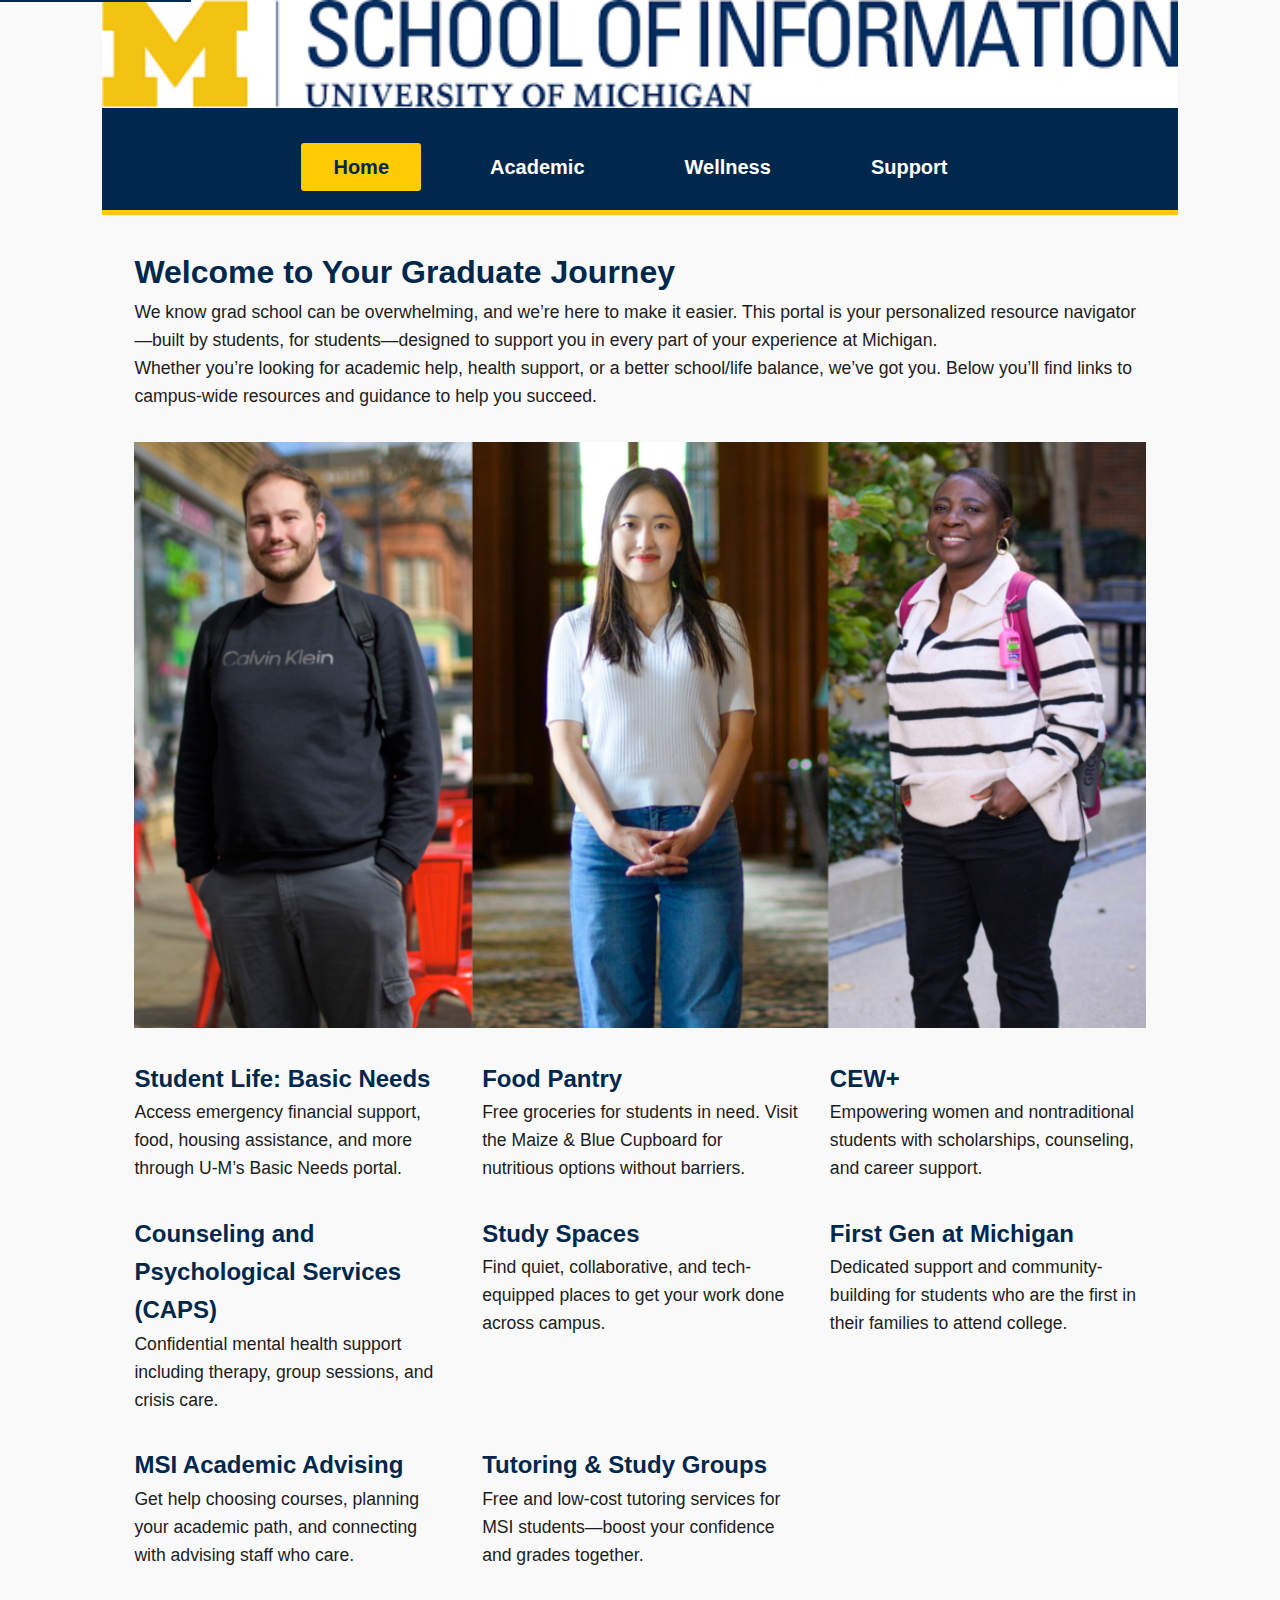
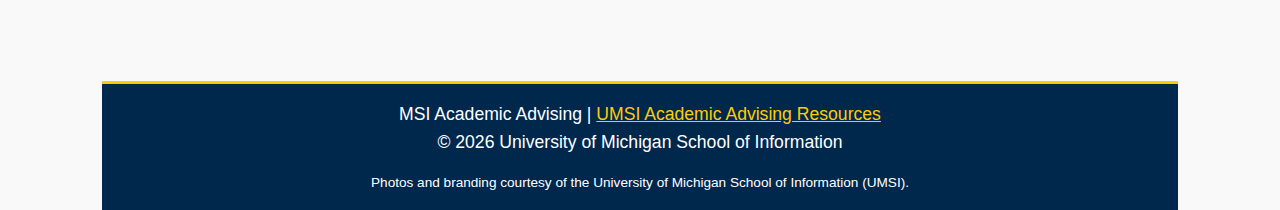
<file: index.html>
<!DOCTYPE html>
<html lang="en">
<head>
  <meta charset="UTF-8">
  <meta name="viewport" content="width=device-width, initial-scale=1.0">
  <title>Student Success Portal</title>
  <link rel="stylesheet" href="css/html5reset.css">
  <link rel="stylesheet" href="css/style.css">
</head>
<body>

  <a class="skip" href="#main">Skip to Main Content</a>

  <header>
    <img src="images/UMSI_signature_vertical_informal_solidblue.jpg" alt="UMSI Logo" />
    <nav>
      <ul class="nav">
        <li><a href="index.html" aria-current="page" class="active">Home</a></li>
        <li><a href="page_1.html">Academic</a></li>
        <li><a href="page_2.html">Wellness</a></li>
        <li><a href="page_3.html">Support</a></li>
      </ul>
    </nav>
  </header>

  <main id="main">
    <section>
      <h1>Welcome to Your Graduate Journey</h1>
      <p>We know grad school can be overwhelming, and we’re here to make it easier. This portal is your personalized resource navigator—built by students, for students—designed to support you in every part of your experience at Michigan.</p>
      <p>Whether you’re looking for academic help, health support, or a better school/life balance, we’ve got you. Below you’ll find links to campus-wide resources and guidance to help you succeed.</p>
    </section>
    <img id="peeps" src="images/randompeeps.png" alt="UMSI Logo">    <section class="grid">
      <article>
        <h2><a href="https://basicneeds.studentlife.umich.edu/">Student Life: Basic Needs</a></h2>
        <p>Access emergency financial support, food, housing assistance, and more through U-M’s Basic Needs portal.</p>
      </article>
      <article>
        <h2><a href="https://mbc.studentlife.umich.edu/">Food Pantry</a></h2>
        <p>Free groceries for students in need. Visit the Maize & Blue Cupboard for nutritious options without barriers.</p>
      </article>
      <article>
        <h2><a href="https://www.cew.umich.edu/">CEW+</a></h2>
        <p>Empowering women and nontraditional students with scholarships, counseling, and career support.</p>
      </article>
      <article>
        <h2><a href="https://caps.umich.edu/">Counseling and Psychological Services (CAPS)</a></h2>
        <p>Confidential mental health support including therapy, group sessions, and crisis care.</p>
      </article>
      <article>
        <h2><a href="https://www.google.com/search?q=umich+study+spaces">Study Spaces</a></h2>
        <p>Find quiet, collaborative, and tech-equipped places to get your work done across campus.</p>
      </article>
      <article>
        <h2><a href="https://firstgen.umich.edu/">First Gen at Michigan</a></h2>
        <p>Dedicated support and community-building for students who are the first in their families to attend college.</p>
      </article>
      <article>
        <h2><a href="https://sites.google.com/umich.edu/msiacademicadvising/home">MSI Academic Advising</a></h2>
        <p>Get help choosing courses, planning your academic path, and connecting with advising staff who care.</p>
      </article>
      <article>
        <h2><a href="https://sites.google.com/umich.edu/umsitutoring/home">Tutoring & Study Groups</a></h2>
        <p>Free and low-cost tutoring services for MSI students—boost your confidence and grades together.</p>
      </article>
    </section>
  </main>

  <footer>
    <p>MSI Academic Advising | <a href="https://sites.google.com/umich.edu/msiacademicadvising/student-support-resources">UMSI Academic Advising Resources</a></p>
    <p>&copy; <span id="current-year"></span> University of Michigan School of Information</p>
    <p class="credits">Photos and branding courtesy of the University of Michigan School of Information (UMSI).</p>
    <script src="scripts.js"></script>
  </footer>
  

</body>
</html>
</file>
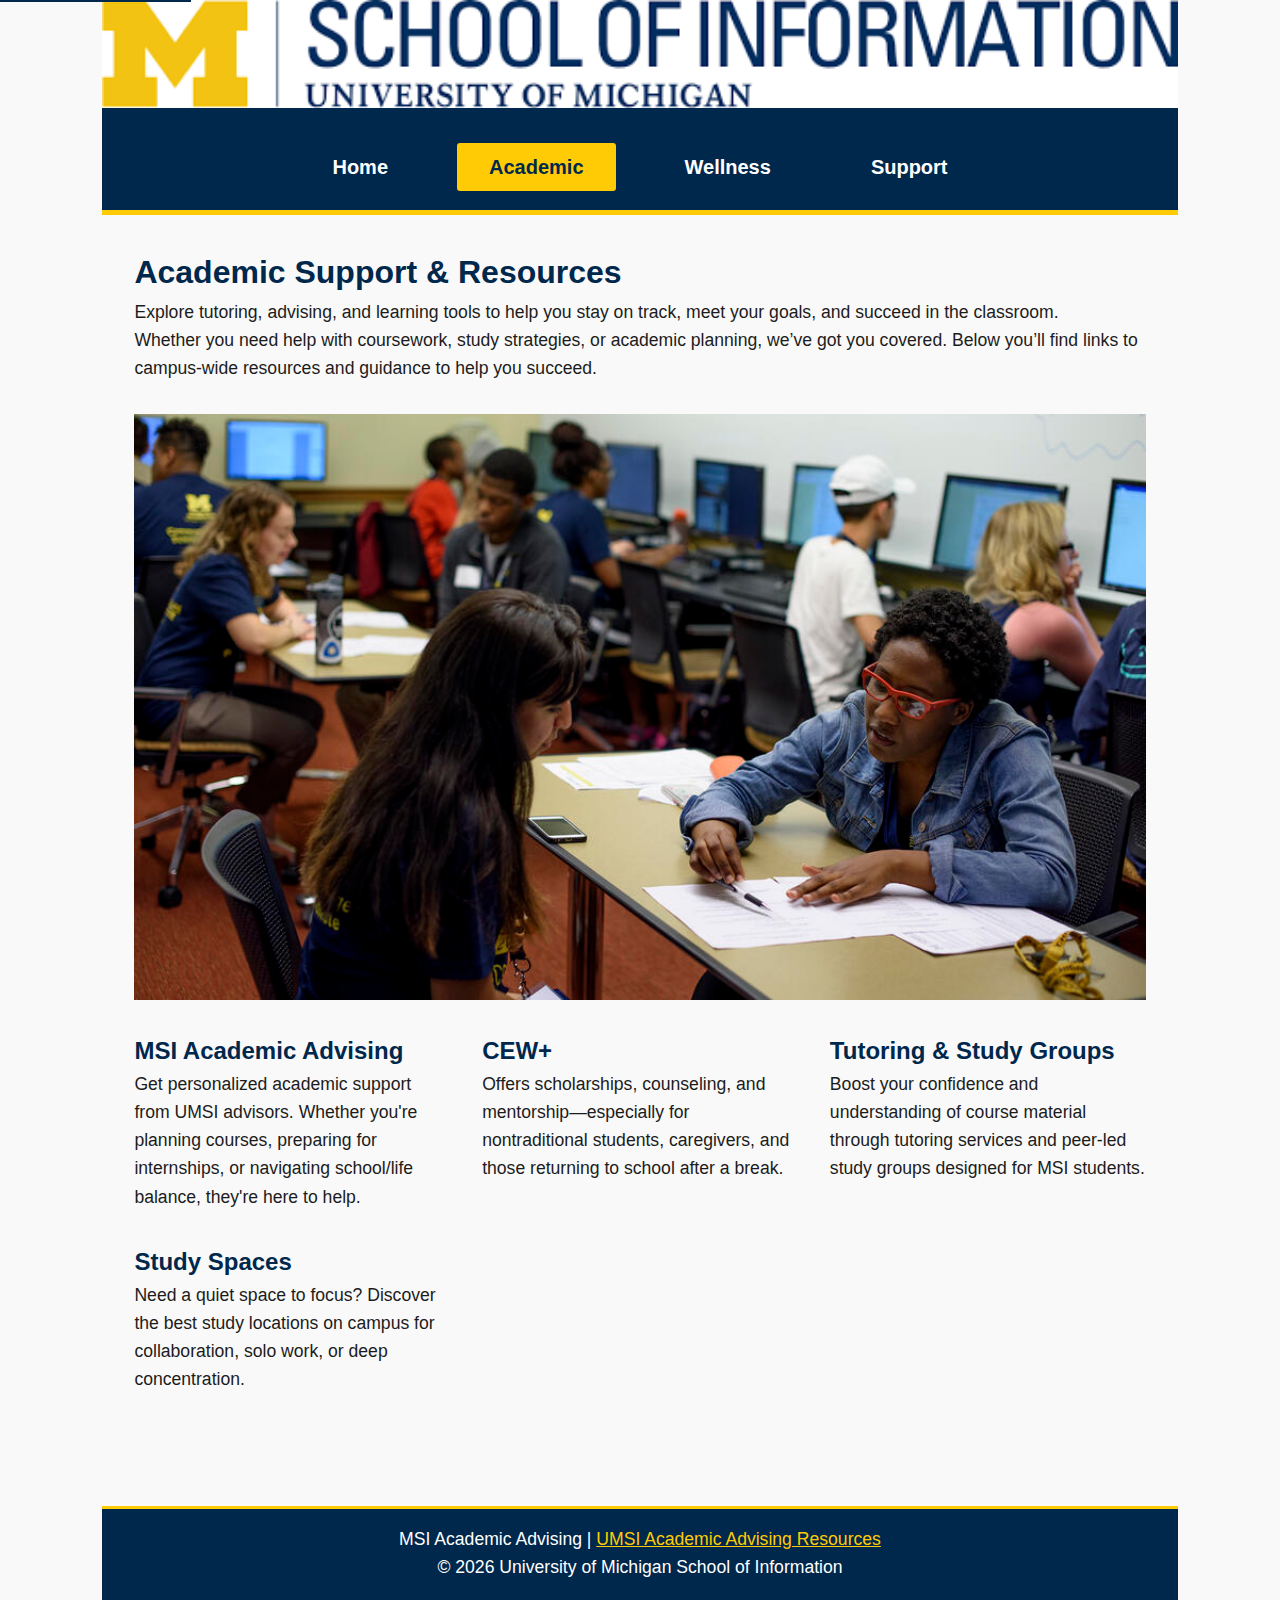
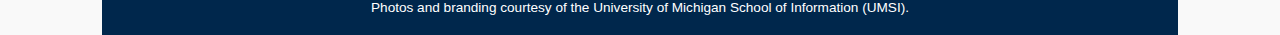
<file: page_1.html>
<!DOCTYPE html>
<html lang="en">

<head>
  <meta charset="UTF-8">
  <meta name="viewport" content="width=device-width, initial-scale=1.0">
  <title>Academic Resources</title>
  <link rel="stylesheet" href="css/html5reset.css">
  <link rel="stylesheet" href="css/style.css">
</head>

<body>
  <a class="skip" href="#main">Skip to Main Content</a>

  <header>
    <img src="images/UMSI_signature_vertical_informal_solidblue.jpg" alt="UMSI Logo">
    <nav>
      <ul class="nav">
        <li><a href="index.html">Home</a></li>
        <li><a href="page_1.html" aria-current="page" class="active">Academic</a></li>
        <li><a href="page_2.html">Wellness</a></li>
        <li><a href="page_3.html">Support</a></li>
      </ul>
    </nav>
    <!-- <h1>Academic Resources</h1> -->
  </header>


  <main id="main">
    <section>
      <h1>Academic Support & Resources</h1>
      <p>Explore tutoring, advising, and learning tools to help you stay on track, meet your goals, and succeed in the
        classroom.</p>
      <p>Whether you need help with coursework, study strategies, or academic planning, we’ve got you covered. Below
        you’ll find links to campus-wide resources and guidance to help you succeed.</p>
    </section>
    <img id="academic" src="images/academic.jpg" alt="image of academic advising center where advisor is helping brunette student with her work.">
    <section class="grid">
      <article>
        <h2><a href="https://sites.google.com/umich.edu/msiacademicadvising/home">MSI Academic Advising</a></h2>
        <p>Get personalized academic support from UMSI advisors. Whether you're planning courses, preparing for
          internships, or navigating school/life balance, they're here to help.</p>
      </article>

      <article>
        <h2><a href="https://www.cew.umich.edu/">CEW+</a></h2>
        <p>Offers scholarships, counseling, and mentorship—especially for nontraditional students, caregivers, and
          those returning to school after a break.</p>
      </article>

      <article>
        <h2><a href="https://sites.google.com/umich.edu/umsitutoring/home">Tutoring & Study Groups</a></h2>
        <p>Boost your confidence and understanding of course material through tutoring services and peer-led study
          groups designed for MSI students.</p>
      </article>

      <article>
        <h2><a href="https://www.google.com/search?q=umich+study+spaces">Study Spaces</a></h2>
        <p>Need a quiet space to focus? Discover the best study locations on campus for collaboration, solo work, or
          deep concentration.</p>
      </article>
    </section>
  </main>

  <footer>
    <p>MSI Academic Advising | <a
        href="https://sites.google.com/umich.edu/msiacademicadvising/student-support-resources">UMSI Academic Advising
        Resources</a></p>
    <p>&copy; <span id="current-year"></span> University of Michigan School of Information</p>
    <p class="credits">Photos and branding courtesy of the University of Michigan School of Information (UMSI).</p>
    <script src="scripts.js"></script>
  </footer>

</body>

</html>
</file>
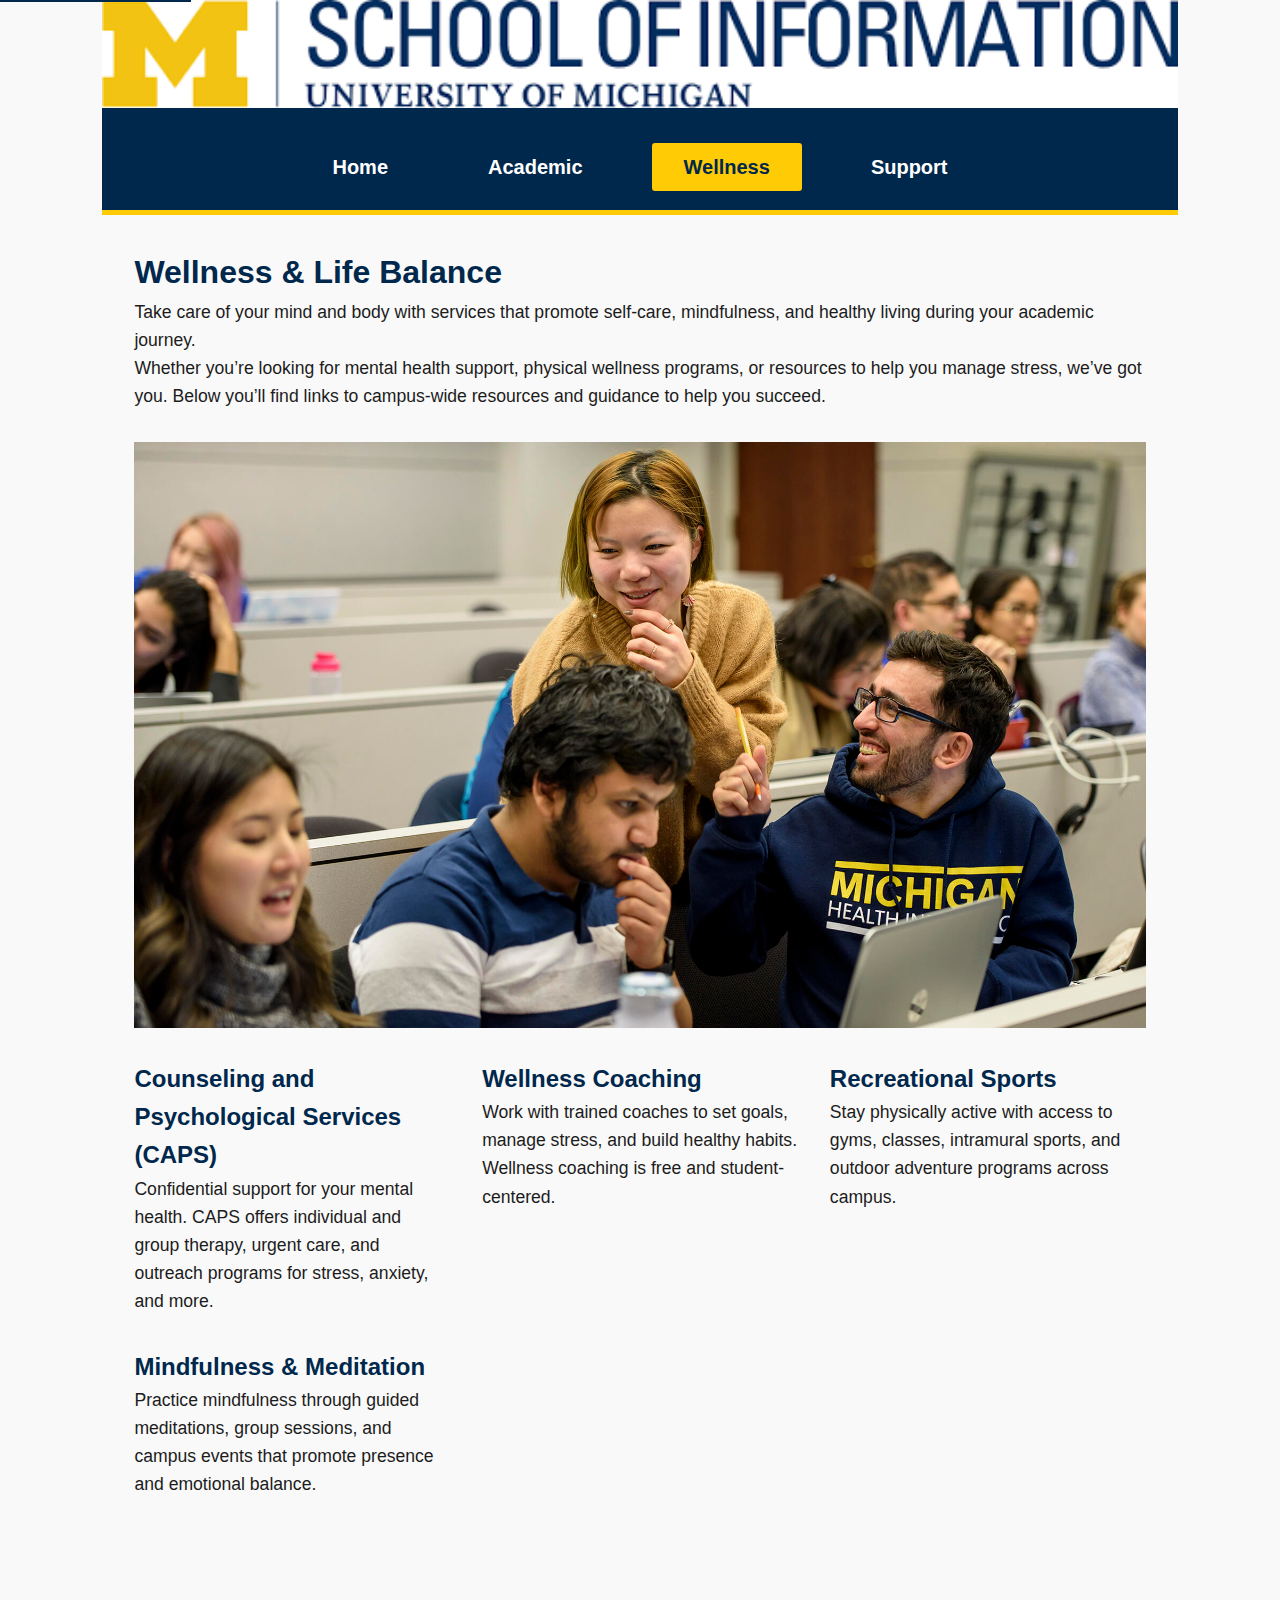
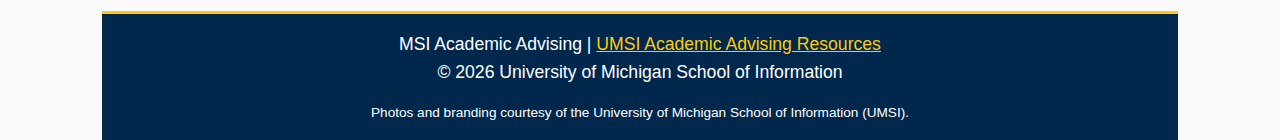
<file: page_2.html>
<!DOCTYPE html>
<html lang="en">

<head>
  <meta charset="UTF-8">
  <meta name="viewport" content="width=device-width, initial-scale=1.0">
  <title>Wellness Resources</title>
  <link rel="stylesheet" href="css/html5reset.css">
  <link rel="stylesheet" href="css/style.css">
</head>

<body>
  <a class="skip" href="#main">Skip to Main Content</a>

  <header>
    <img src="images/UMSI_signature_vertical_informal_solidblue.jpg" alt="UMSI Logo">
    <nav>
      <ul class="nav">
        <li><a href="index.html">Home</a></li>
        <li><a href="page_1.html">Academic</a></li>
        <li><a href="page_2.html" aria-current="page" class="active">Wellness</a></li>
        <li><a href="page_3.html">Support</a></li>
      </ul>
      <!-- <h1>Wellness Resources</h1> -->

    </nav>

  </header>

  </section>
  <main id="main">
    <section>
      <h1>Wellness & Life Balance</h1>
      <p>Take care of your mind and body with services that promote self-care, mindfulness, and healthy living during
        your academic journey.</p>
      <p>Whether you’re looking for mental health support, physical wellness programs, or resources to help you manage
        stress, we’ve got you. Below you’ll find links to campus-wide resources and guidance to help you succeed.</p>
    </section>
    <img id="wellness" src="images/wellness.jpg" alt="image of students doing work and smiling together">
      <section class="grid">
        <article>
          <h2><a href="https://caps.umich.edu/">Counseling and Psychological Services (CAPS)</a></h2>
          <p>Confidential support for your mental health. CAPS offers individual and group therapy, urgent care, and
            outreach programs for stress, anxiety, and more.</p>
        </article>

        <article>
          <h2><a href="https://uhs.umich.edu/wellnesscoaching">Wellness Coaching</a></h2>
          <p>Work with trained coaches to set goals, manage stress, and build healthy habits. Wellness coaching is free
            and student-centered.</p>
        </article>

        <article>
          <h2><a href="https://recsports.umich.edu/">Recreational Sports</a></h2>
          <p>Stay physically active with access to gyms, classes, intramural sports, and outdoor adventure programs
            across campus.</p>
        </article>

        <article>
          <h2><a href="https://uhs.umich.edu/mindfulness">Mindfulness & Meditation</a></h2>
          <p>Practice mindfulness through guided meditations, group sessions, and campus events that promote presence
            and emotional balance.</p>
        </article>
      </section>
  </main>

  <footer>
    <p>MSI Academic Advising | <a href="https://sites.google.com/umich.edu/msiacademicadvising/student-support-resources">UMSI Academic Advising Resources</a></p>
    <p>&copy; <span id="current-year"></span> University of Michigan School of Information</p>
    <p class="credits">Photos and branding courtesy of the University of Michigan School of Information (UMSI).</p>
    <script src="scripts.js"></script>
  </footer>
  
</body>

</html>
</file>
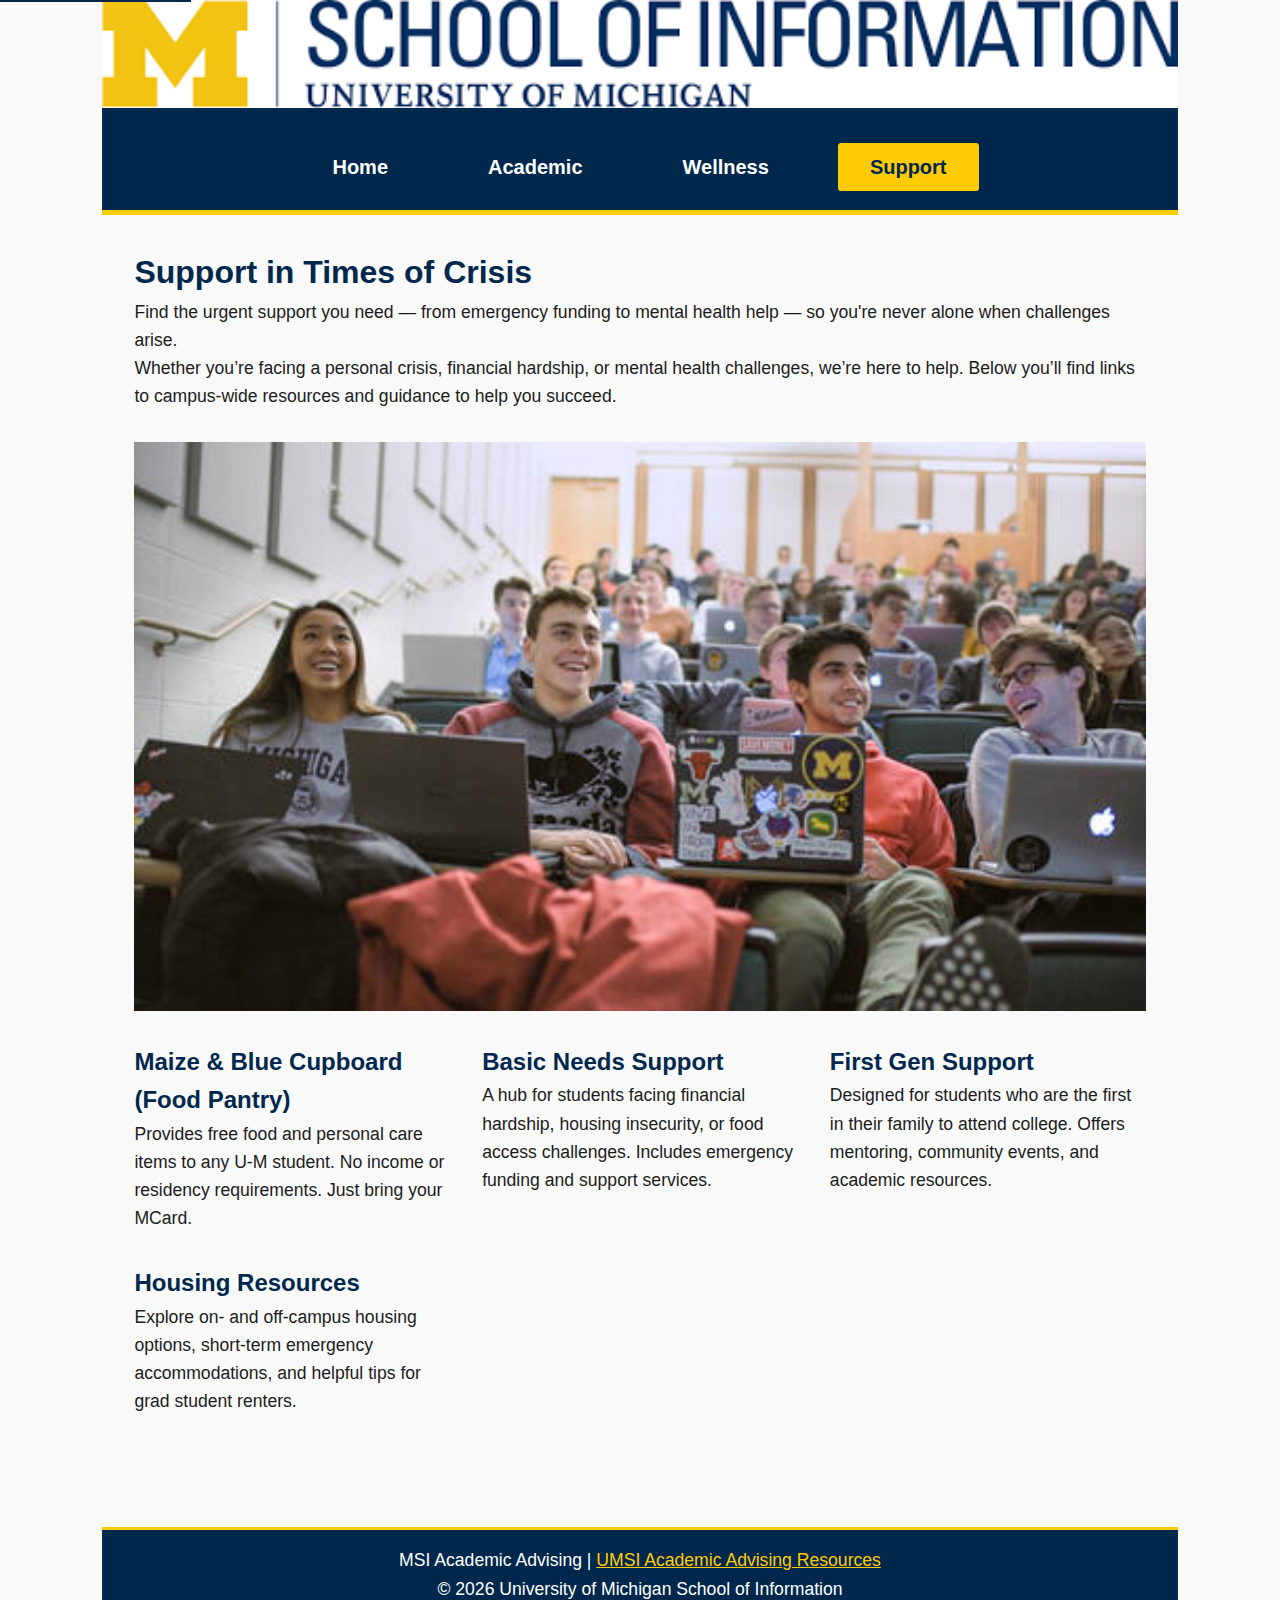
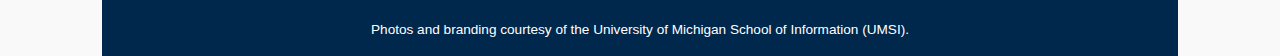
<file: page_3.html>
<!DOCTYPE html>
<html lang="en">
<head>
  <meta charset="UTF-8">
  <meta name="viewport" content="width=device-width, initial-scale=1.0">
  <title>Support & Life Balance</title>
  <link rel="stylesheet" href="css/html5reset.css">
  <link rel="stylesheet" href="css/style.css">
</head>
<body>
  <a class="skip" href="#main">Skip to Main Content</a>

  <header>
    <img src="images/UMSI_signature_vertical_informal_solidblue.jpg" alt="UMSI Logo">
    <nav>
      <ul class="nav">
        <li><a href="index.html">Home</a></li>
        <li><a href="page_1.html">Academic</a></li>
        <li><a href="page_2.html">Wellness</a></li>
        <li><a href="page_3.html" aria-current="page" class="active">Support</a></li>
      </ul>
    </nav>
    <!-- <h1>Support & Life Balance</h1> -->
  </header>

  <main id="main">
    <section>
      <h1>Support in Times of Crisis</h1>
<p>Find the urgent support you need — from emergency funding to mental health help — so you're never alone when challenges arise.</p>
<p>Whether you’re facing a personal crisis, financial hardship, or mental health challenges, we’re here to help. Below you’ll find links to campus-wide resources and guidance to help you succeed.</p>
    </section>
    <img id="support" src="images/support.jpg" alt="image of students supporting each other">
    <section class="grid">
      <article>
        <h2><a href="https://mbc.studentlife.umich.edu/">Maize & Blue Cupboard (Food Pantry)</a></h2>
        <p>Provides free food and personal care items to any U-M student. No income or residency requirements. Just bring your MCard.</p>
      </article>

      <article>
        <h2><a href="https://basicneeds.studentlife.umich.edu/">Basic Needs Support</a></h2>
        <p>A hub for students facing financial hardship, housing insecurity, or food access challenges. Includes emergency funding and support services.</p>
      </article>

      <article>
        <h2><a href="https://firstgen.umich.edu/">First Gen Support</a></h2>
        <p>Designed for students who are the first in their family to attend college. Offers mentoring, community events, and academic resources.</p>
      </article>

      <article>
        <h2><a href="https://housing.umich.edu/">Housing Resources</a></h2>
        <p>Explore on- and off-campus housing options, short-term emergency accommodations, and helpful tips for grad student renters.</p>
      </article>
    </section>
  </main>

  <footer>
    <p>MSI Academic Advising | <a href="https://sites.google.com/umich.edu/msiacademicadvising/student-support-resources">UMSI Academic Advising Resources</a></p>
    <p>&copy; <span id="current-year"></span> University of Michigan School of Information</p>
    <p class="credits">Photos and branding courtesy of the University of Michigan School of Information (UMSI).</p>
    <script src="scripts.js"></script>
  </footer>
  
</body>
</html>
</file>
<file: css/style.css>
/* === Base Setup === */
html {
  box-sizing: border-box;
  scroll-behavior: smooth;
}

*,
*::before,
*::after {
  box-sizing: inherit;
}

body {
  margin: 0;
  font-family: "Helvetica Neue", Arial, sans-serif;
  background-color: #f9f9f9;
  color: #1c1c1c;
  line-height: 1.6;
  padding: 0 5%;
}
/* === 404 === */
#notfound-bg {
  background-image: url("../images/lost_wolverine.png");
  background-repeat: no-repeat;
  background-size: cover;
  background-position: center top;
  height: 100vh;
  margin: 0;
  padding: 2rem 1rem;

  display: flex;
  flex-direction: column;
  justify-content: center;
  justify-content: flex-start; /* ✅ Aligns content to the top */
  padding-top: 3rem; /* ✅ Adds space below the nav/logo */

  align-items: center;
  text-align: center;

  color: #ffffff;
}


#notfound-bg h1,
#notfound-bg p {
  color: #ffffff;
  text-shadow: 2px 2px 6px rgba(0, 0, 0, 0.8);
  /*add a dark blue backgorund to the text*/
  background-color: #3d98f0;
  /* max-width: 700px; */
  /* margin: 0.5rem 0; */
  ;
}
#notfound-bg h1 {
  font-size: 8rem;
  font-weight: bold;
  font-family: Fantasque Sans Mono, monospace;
}
#notfound-bg p {
  font-size: 2rem;
}

#notfound-bg a {
  background-color: #FFCB05;
  color: #00274C;
  /* padding: 0.75rem 1.5rem; */
  /* border-radius: 8px; */
  font-weight: bold;
  text-decoration: none;
  /* margin-top: 1rem; */
  box-shadow: 2px 2px 8px rgba(0, 0, 0, 0.4);
}

/* === Skip Link === */
.skip {
  position: absolute;
  top: -40px;
  left: 0;
  background: #00274C;
  color: #fff;
  padding: 0.5rem 1rem;
  z-index: 1000;
  text-decoration: none;
  font-weight: bold;
}

.skip:focus {
  top: 0;
}

/* === Header === */
#title {
  margin: 2rem;
}

header {
  padding: 0;
  background-color: #00274C;
  color: white;
  display: block;
  border-bottom: 5px solid #FFCB05;
  text-align: center;
}

header img {
  width: 100%;
  height: auto;
  display: block;
}

/* === Navigation === */
nav {
  width: 100%;
  background-color: #00274C;
  padding: 2rem 0 0rem;
  margin-bottom: 1rem;

  text-align: center;
}

nav ul.nav {
  list-style: none;
  padding: 0;
  margin: 0;
  display: flex;
  flex-wrap: wrap;
  justify-content: center;
  align-items: center;
  gap: 1rem;
}

nav li {
  margin: 0;
}

nav a {
  display: inline-block;
  padding: 0.5rem 1.25rem;
  color: #ffffff;
  background-color: transparent;
  border: 2px solid transparent;
  border-radius: 6px;
  font-weight: bold;
  font-size: 1.1rem;
  transition: all 0.3s ease;
  line-height: 1.2;
}

nav a:hover,
nav a:focus {
  background-color: #FFCB05;
  color: #00274C;
  border-color: #FFCB05;
}

nav a.active {
  background-color: #FFCB05;
  color: #00274C;
  border: 3px solid #00274C;
}

/* === Main Content === */
main {
  padding: 1.5rem 0;
}

#peeps {
  margin-bottom: 2rem;
  margin-top: 2rem;
}

#wellness {
  margin-bottom: 2rem;
  margin-top: 2rem;
}

#support {
  margin-bottom: 2rem;
  margin-top: 2rem;
}

#academic {
  margin-bottom: 2rem;
  margin-top: 2rem;
}


h1,
h2,
h3 {
  color: #00274C;
}

p,
li {
  font-size: 1.1rem;
}

img {
  width: 100%;
  height: auto;
  display: block;
}

/* === Credits === */
.credits {
  font-size: 0.85rem;
  color: #ffffff;
  text-align: center;
  margin-top: 1rem;
}



/* === Responsive Grid === */
.grid {
  display: grid;
  grid-template-columns: repeat(auto-fit, minmax(250px, 1fr));
  gap: 2rem;
  justify-items: center;
  align-items: start;
  margin: 2rem auto;
  width: 100%;
  max-width: 1200px;
}

.grid>* {
  width: 100%;
  max-width: 500px;
}

/* === Tablet and Desktop Enhancements === */
@media screen and (min-width: 768px) {
  nav ul.nav {
    justify-content: center;
  }

  .grid {
    grid-template-columns: repeat(auto-fit, minmax(250px, 1fr));
  }

  main {
    padding: 2rem;
  }


  header {
    padding: 0;
    text-align: center;

    header img {
      width: 100%;
      margin-bottom: 0;
    }
  }

 
  @media screen and (min-width: 1024px) {
    .grid {
      grid-template-columns: repeat(3, 1fr);
    }

    nav ul.nav {
      gap: 2rem;
    }

    nav a {
      font-size: 1.25rem;
      padding: 0.75rem 2rem;
    }

    body {
      padding: 0 8%;
    }
  }

  /* === Footer === */
  footer {
    background-color: #00274C;
    color: #ffffff;
    padding: 1rem;
    text-align: center;
    border-top: 3px solid #FFCB05;
    margin-top: 3rem;
    font-size: 0.95rem;
  }

  footer a {
    color: #FFCB05;
    text-decoration: underline;
    font-weight: 500;
  }
}
</file>
